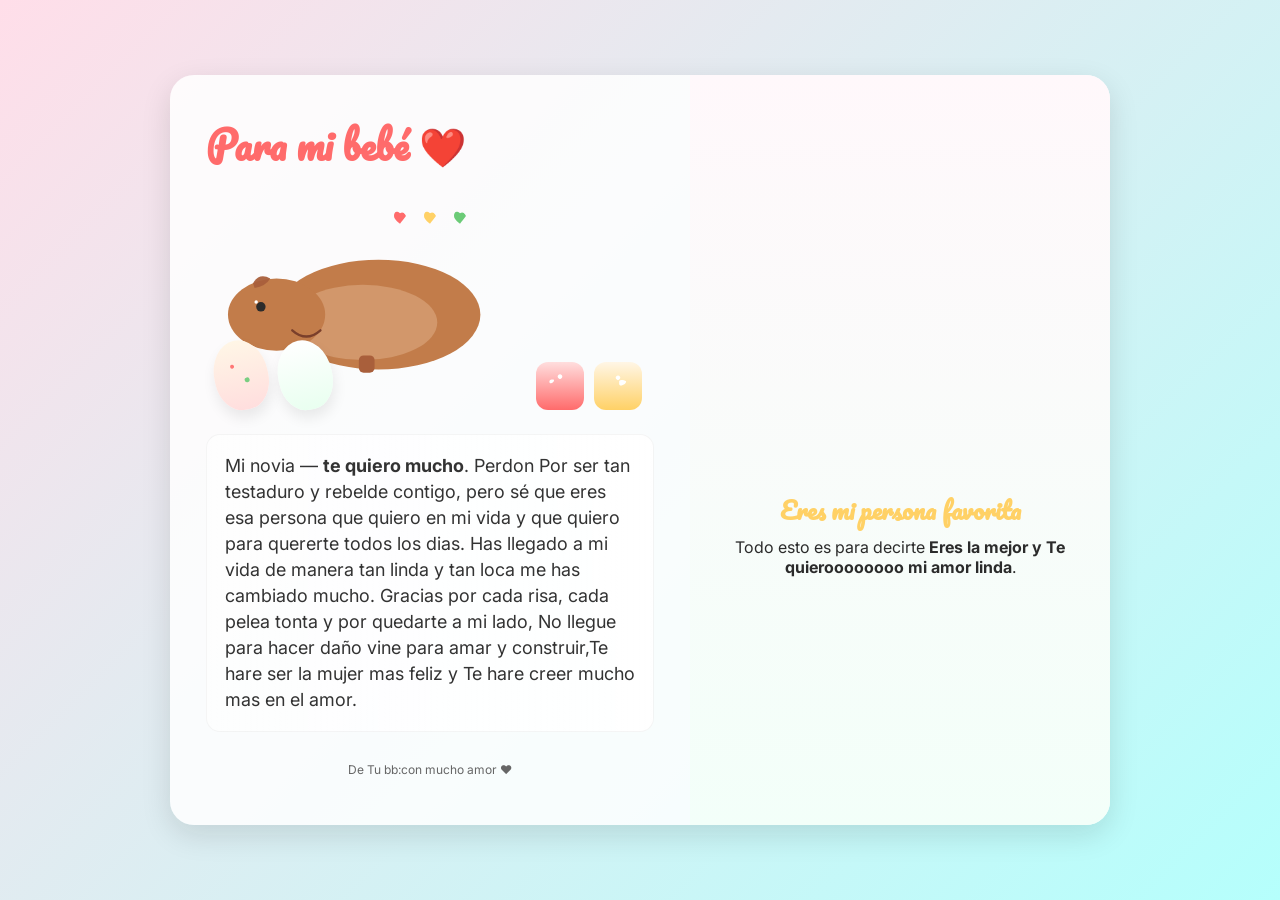
<file: detalle.html>
<!doctype html>
<html lang="es">
<head>
  <meta charset="utf-8" />
  <meta name="viewport" content="width=device-width,initial-scale=1" />
  <title>Detalle para mi bebé ❤️</title>
  <link href="https://fonts.googleapis.com/css2?family=Pacifico&family=Inter:wght@300;600;800&display=swap" rel="stylesheet">
  <style>
    :root{
      --bg1:#FFDEE9; /* rosa claro */
      --bg2:#B5FFFC; /* aqua */
      --accent1:#FF6B6B; /* coral */
      --accent2:#FFD166; /* amarillo */
      --accent3:#6BCB77; /* verde */
      --paper: rgba(255,255,255,0.85);
    }
    *{box-sizing:border-box}
    body{margin:0; min-height:100vh; font-family:Inter, system-ui, sans-serif; background:linear-gradient(135deg,var(--bg1),var(--bg2)); display:flex; align-items:center; justify-content:center; padding:24px}

    .card{
      width:940px; max-width:95vw; background:var(--paper); border-radius:24px; box-shadow:0 10px 30px rgba(18,18,18,0.12); overflow:hidden; display:grid; grid-template-columns:1fr 420px; gap:0; align-items:stretch;
    }

    .left{padding:36px; display:flex; flex-direction:column; gap:18px}
    .right{background:linear-gradient(180deg,#fff8fb,#f3fff9); padding:28px; display:flex; flex-direction:column; align-items:center; justify-content:center}

    h1{font-family:Pacifico, cursive; margin:0; font-size:38px; color:var(--accent1)}
    p.lead{margin:0; color:#333; font-size:18px; line-height:1.45}

    .message{background:linear-gradient(90deg, rgba(255,255,255,0.6), rgba(255,255,255,0.9)); padding:18px; border-radius:14px; border:1px solid rgba(0,0,0,0.04)}

    .capibara-scene{position:relative; height:220px; display:flex; align-items:center;}

    /* Capibara (SVG wrapper) */
    .capibara{width:320px; max-width:70%; transform-origin:center; animation:capMove 6s linear infinite}
    @keyframes capMove{
      0%{transform:translateX(-10px)}
      50%{transform:translateX(8px) scaleX(1.02)}
      100%{transform:translateX(-10px)}
    }

    /* Eggs and flowers */
    .decor{position:absolute; left:8px; bottom:6px; display:flex; gap:10px; align-items:flex-end}
    .egg{width:54px; height:70px; border-radius:50% 50% 45% 45%; transform:rotate(-12deg); box-shadow:0 8px 14px rgba(0,0,0,0.08);}
    .egg.pattern{background:linear-gradient(180deg,#fff6e6,#ffdede); display:grid; place-items:center}
    .egg.speckled{background:linear-gradient(180deg,#fff,#e9fff0)}

    .flowers{position:absolute; right:12px; bottom:6px; display:flex; gap:10px}
    .flower{width:48px;height:48px;border-radius:50%;display:grid;place-items:center}

    /* Animated hearts */
    .hearts{position:absolute; inset:12px 0 auto 0; display:flex; justify-content:center; pointer-events:none}
    .heart{width:18px;height:18px; margin:0 6px; transform-origin:center; animation:float 2.8s ease-in-out infinite}
    .heart:nth-child(2){animation-delay:0.6s}
    .heart:nth-child(3){animation-delay:1.1s}
    @keyframes float{0%{transform:translateY(0) scale(0.9); opacity:0.9}50%{transform:translateY(-16px) scale(1.05); opacity:1}100%{transform:translateY(0) scale(0.9); opacity:0.9}}

    .btns{display:flex; gap:12px; margin-top:6px}
    .btn{padding:10px 12px; border-radius:10px; border:0; font-weight:600; cursor:pointer}
    .btn.primary{background:var(--accent1); color:white}
    .btn.ghost{background:transparent; border:2px solid rgba(0,0,0,0.06)}

    /* Right column layout */
    .note{font-size:16px; color:#2b2b2b; text-align:center}
    .petal-cloud{width:100%; height:160px; position:relative}

    /* confetti */
    .confetti{position:absolute; inset:0; pointer-events:none}
    .confetti span{position:absolute; width:10px; height:18px; opacity:0; transform-origin:center; animation:pop 1.6s linear infinite}
    @keyframes pop{0%{opacity:0; transform:translateY(0) rotate(0) scaleY(1)}10%{opacity:1}100%{opacity:0; transform:translateY(-260px) rotate(720deg) scaleY(0.5)}}

    footer{font-size:12px; color:#666; text-align:center; padding:12px}

    /* responsive */
    @media (max-width:840px){.card{grid-template-columns:1fr;}
      .right{order:-1}
    }
  </style>
</head>
<body>
  <div class="card" role="article" aria-label="Detalle para mi novia">
    <div class="left">
      <h1>Para mi bebé ❤️</h1>
      <div class="capibara-scene" aria-hidden="false">
        <div class="decor" aria-hidden="true">
          <div class="egg pattern" title="Huevo artificial">
            <!-- simple speck pattern -->
            <svg width="30" height="40" viewBox="0 0 30 40" xmlns="http://www.w3.org/2000/svg">
              <circle cx="8" cy="10" r="2" fill="#ff6b6b" opacity="0.9" />
              <circle cx="20" cy="26" r="2.5" fill="#6bcb77" opacity="0.9" />
            </svg>
          </div>
          <div class="egg speckled" title="Huevo artificial 2"></div>
        </div>

        <!-- capibara SVG -->
        <svg class="capibara" viewBox="0 0 400 220" xmlns="http://www.w3.org/2000/svg" aria-label="Capibara adorable">
          <!-- body -->
          <g transform="translate(0,12)">
            <ellipse cx="220" cy="110" rx="130" ry="70" fill="#C27C4A" />
            <!-- belly highlight -->
            <ellipse cx="200" cy="120" rx="95" ry="48" fill="#E4B892" opacity="0.45" />
            <!-- head -->
            <ellipse cx="90" cy="110" rx="62" ry="46" fill="#C27C4A" />
            <circle cx="70" cy="100" r="6" fill="#2b2b2b" />
            <!-- ear -->
            <path d="M60 70 q8 -14 22 -6 q-6 10 -20 12z" fill="#A95F3B" opacity="0.95" />
            <!-- smile -->
            <path d="M110 130 q18 16 36 0" stroke="#7a3f2b" stroke-width="3" fill="none" stroke-linecap="round" />
            <!-- legs -->
            <rect x="120" y="160" width="18" height="24" rx="6" fill="#A95F3B" />
            <rect x="195" y="162" width="20" height="22" rx="6" fill="#A95F3B" />
            <!-- eye sparkle -->
            <circle cx="64" cy="94" r="2.2" fill="#fff" />
          </g>
        </svg>

        <div class="flowers" aria-hidden="true">
          <div class="flower" style="background:linear-gradient(180deg,#ffdede,#ff6b6b);border-radius:12px;">
            <svg width="28" height="28" viewBox="0 0 24 24"><path d="M12 2c1.1 0 2 0.9 2 2 0 1.1-2 2-2 2s-2-.9-2-2c0-1.1.9-2 2-2zM6.5 6.5c.9.9 0 2.1-1 2.8-1 .7-2.6.3-2.6-.8-.1-1.1 1-2.5 2.6-2" fill="#fff"/></svg>
          </div>
          <div class="flower" style="background:linear-gradient(180deg,#fff6e6,#ffd166);border-radius:12px;">
            <svg width="28" height="28" viewBox="0 0 24 24"><path d="M12 3c1.1 0 2 0.9 2 2s-2 2-2 2-2-.9-2-2 0.9-2 2-2zM19 8c0 1.7-1.8 3.1-3.9 3.6-1.2.3-2.1-.4-2.1-1.5v-2.1C13 7 16 6 19 8z" fill="#fff"/></svg>
          </div>
        </div>

        <div class="hearts" aria-hidden="true">
          <svg class="heart" viewBox="0 0 24 24" width="18" height="18"><path d="M12 21s-8-5.4-8-10.4S7 3 12 7c5-4 8 3.6 8 3.6S12 21 12 21z" fill="var(--accent1)"/></svg>
          <svg class="heart" viewBox="0 0 24 24" width="18" height="18"><path d="M12 21s-8-5.4-8-10.4S7 3 12 7c5-4 8 3.6 8 3.6S12 21 12 21z" fill="#FFD166"/></svg>
          <svg class="heart" viewBox="0 0 24 24" width="18" height="18"><path d="M12 21s-8-5.4-8-10.4S7 3 12 7c5-4 8 3.6 8 3.6S12 21 12 21z" fill="#6BCB77"/></svg>
        </div>
      </div>
      <div class="message" role="note">
        <p class="lead">Mi novia — <strong>te quiero mucho</strong>. Perdon Por ser tan testaduro y rebelde contigo, pero sé que eres esa persona que quiero en mi vida y que quiero para quererte todos los dias. Has llegado a mi vida de manera tan linda y tan loca me has cambiado mucho. Gracias por cada risa, cada pelea tonta y por quedarte a mi lado, No llegue para hacer daño vine para amar y construir,Te hare ser la mujer mas feliz y Te hare creer mucho mas en el amor.</p>
      </div>
      <footer>De Tu bb:con mucho amor ❤️</footer>
    </div>
    <div class="right">
      <div class="petal-cloud" aria-hidden="true">
        <!-- floating petals / flowers made with CSS + small confetti -->
        <div class="confetti" id="confetti"></div>
      </div>
      <div class="note">
        <h2 style="font-family:Pacifico, cursive; margin:6px 0 0 0; color:var(--accent2)">Eres mi persona favorita</h2>
        <p style="margin:6px 0 0 0;">Todo esto es para decirte <strong>Eres la mejor y Te quieroooooooo mi amor linda</strong>.</p>
      </div>
    </div>
  </div>
</body>
</html>
</file>
